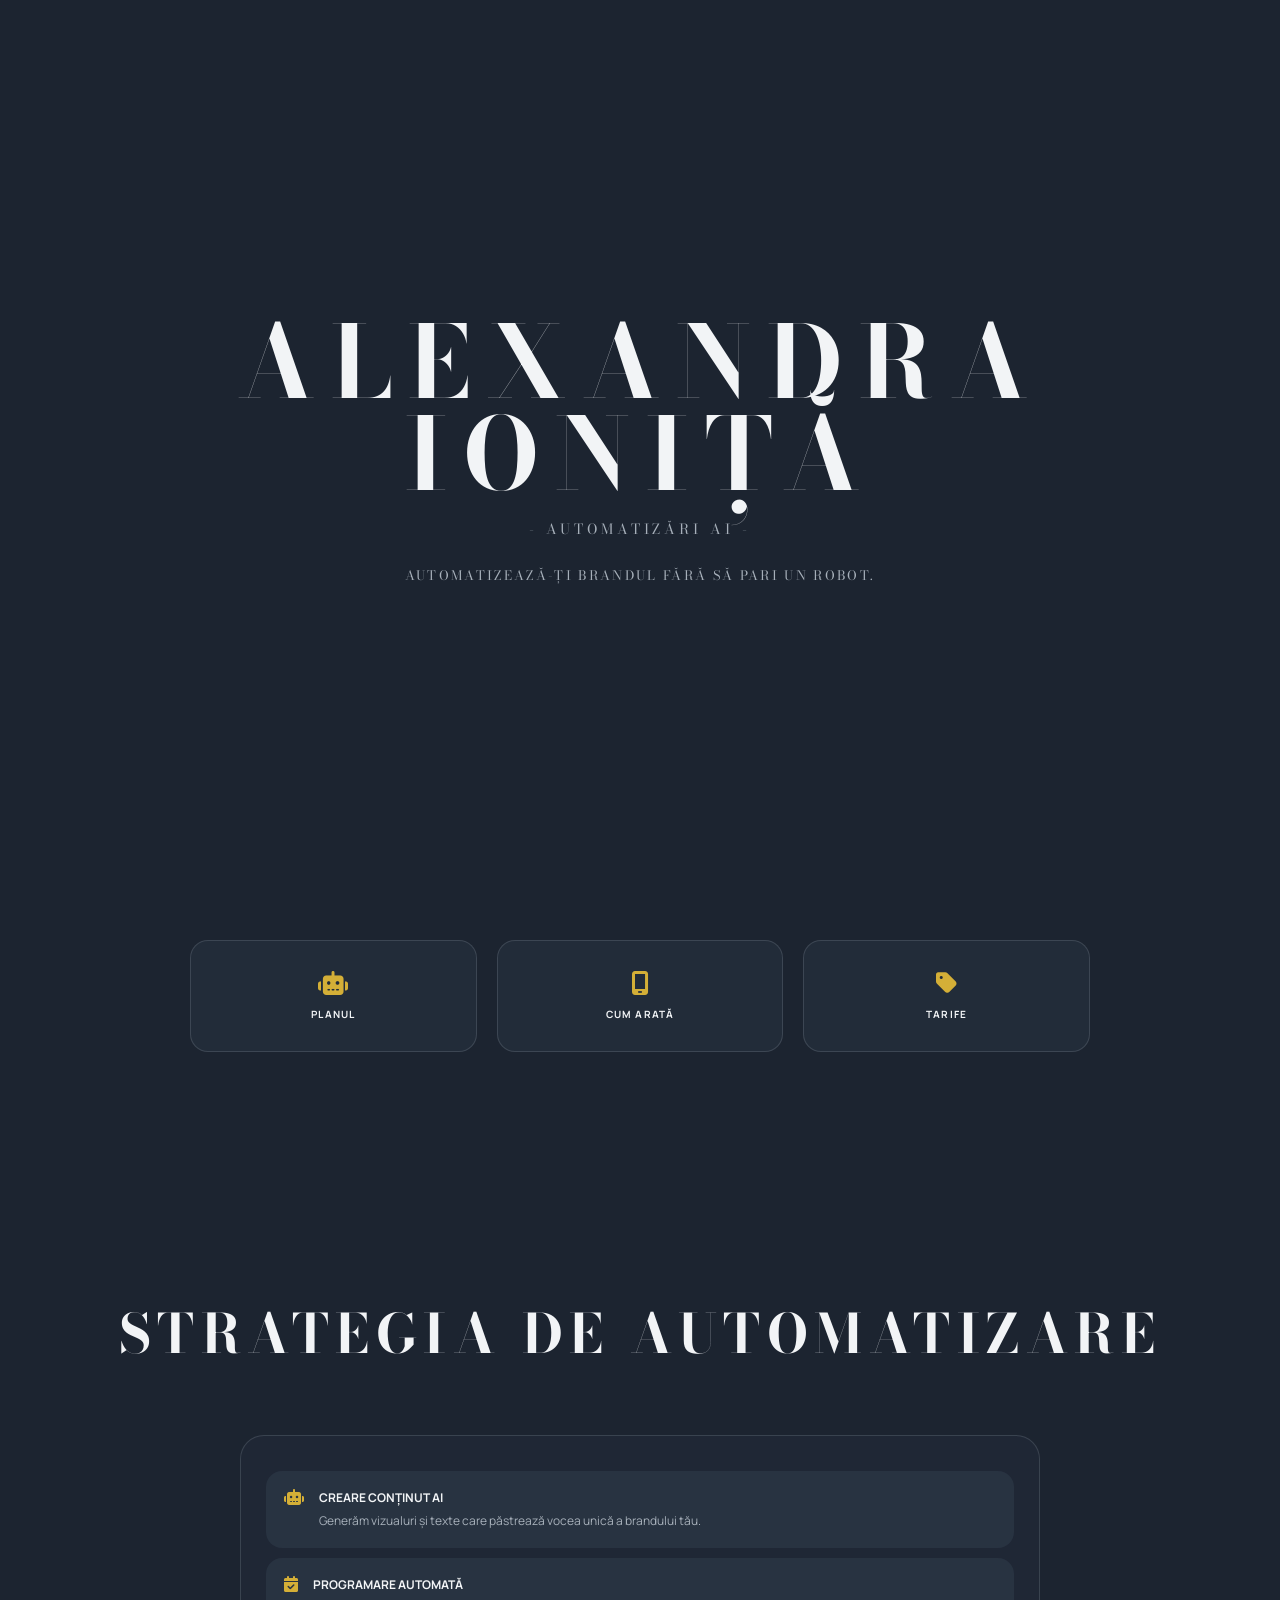
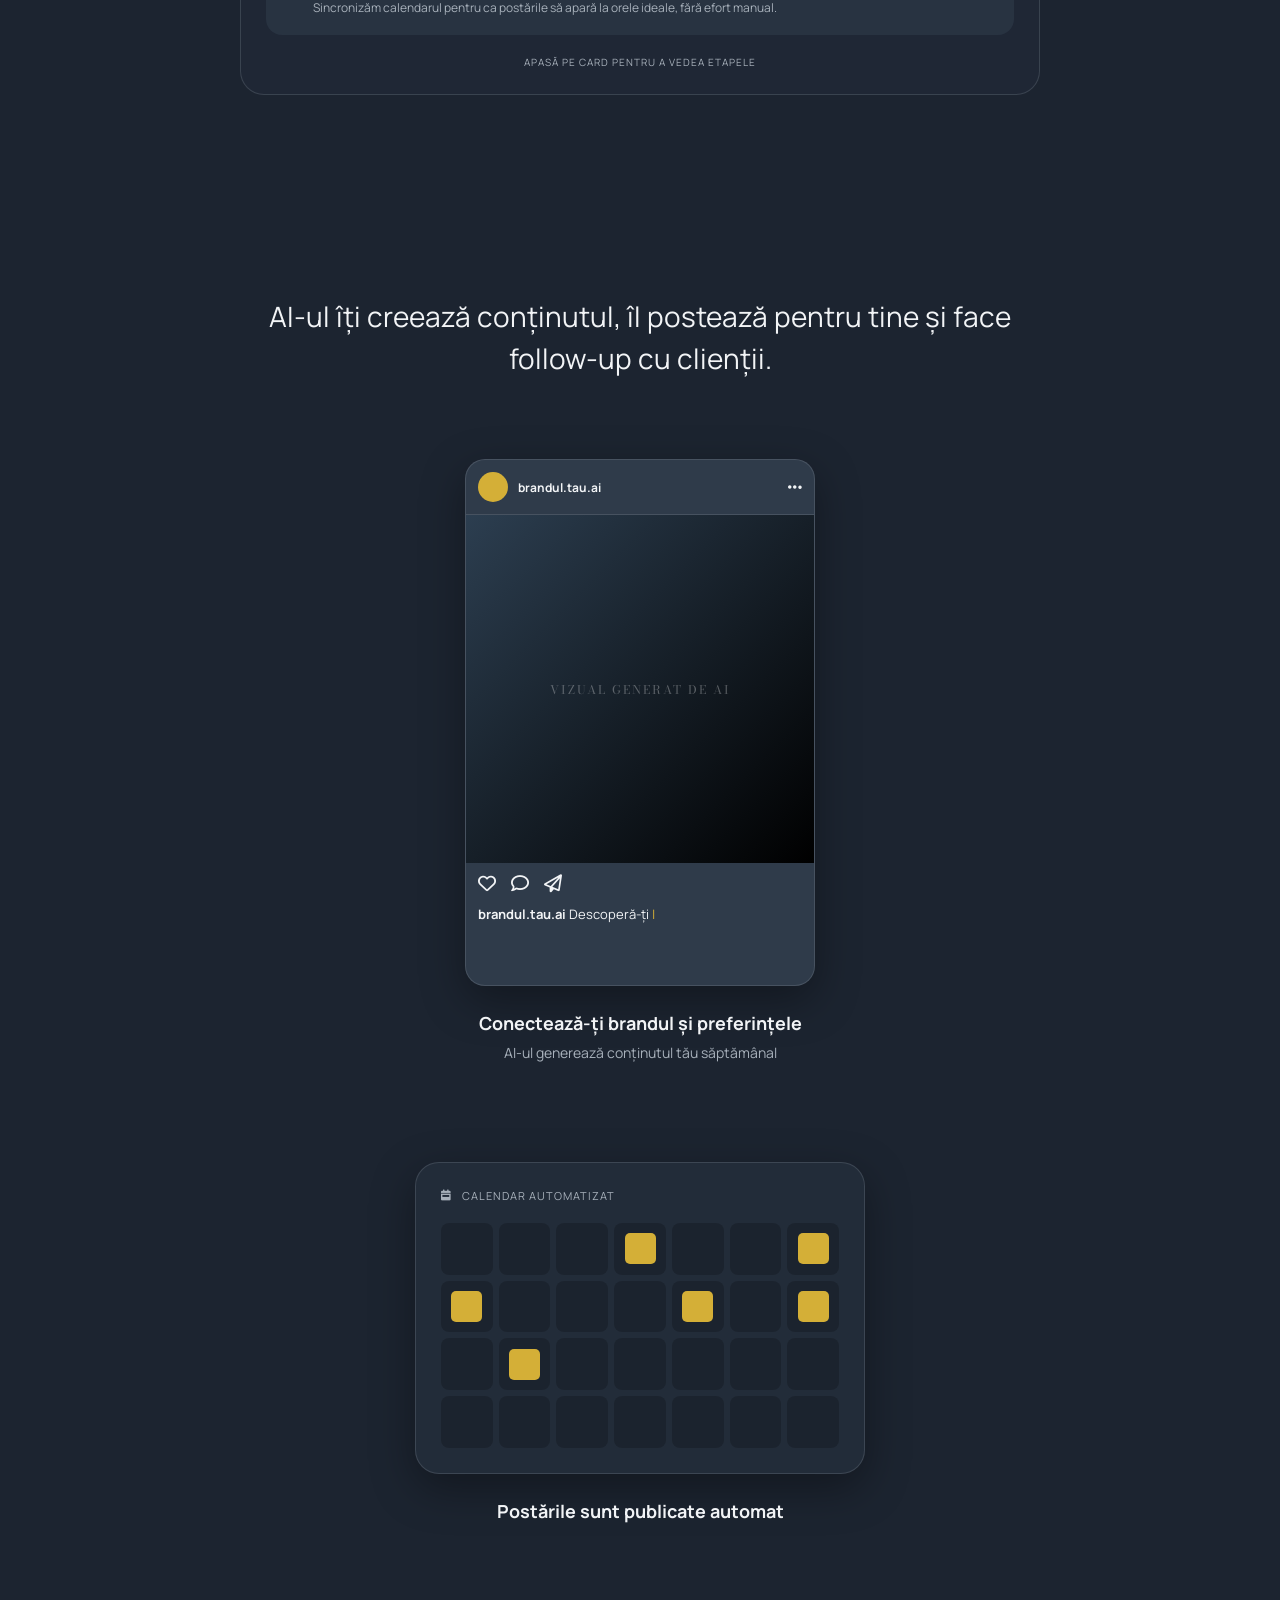
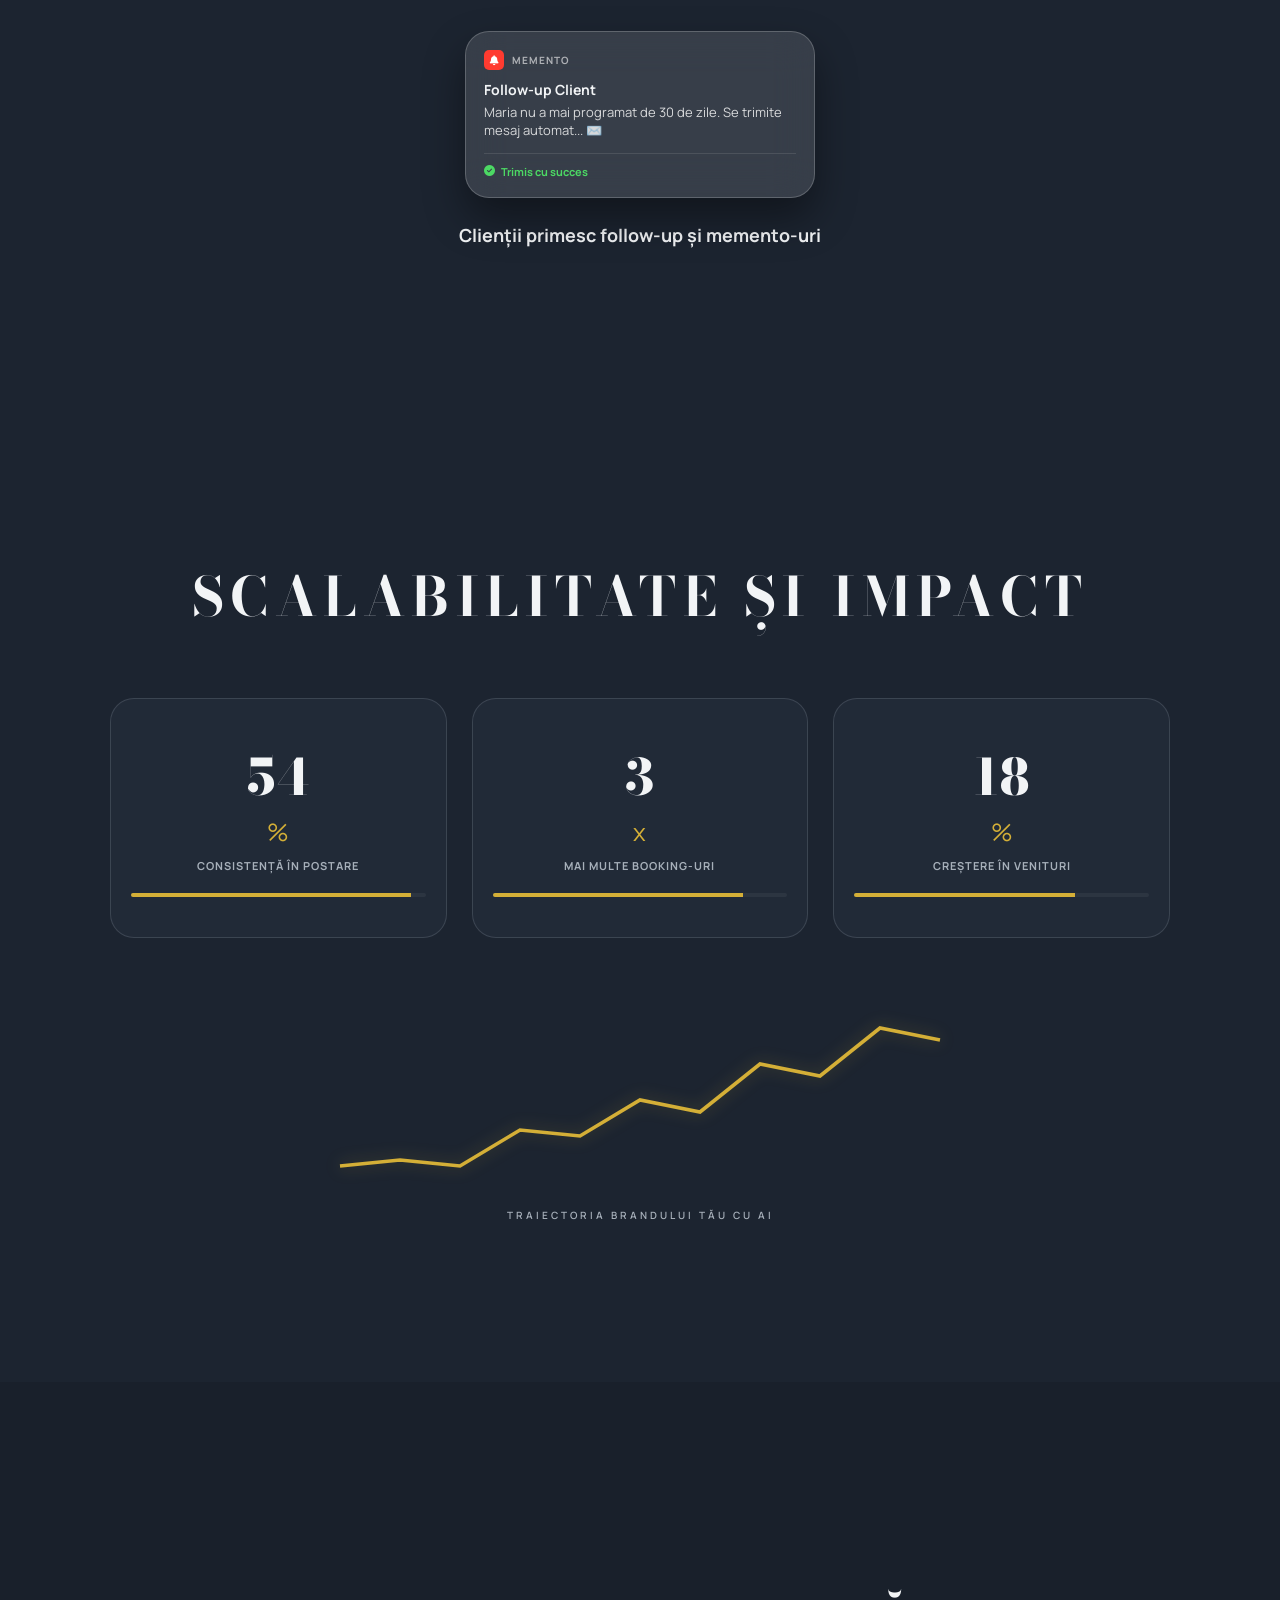
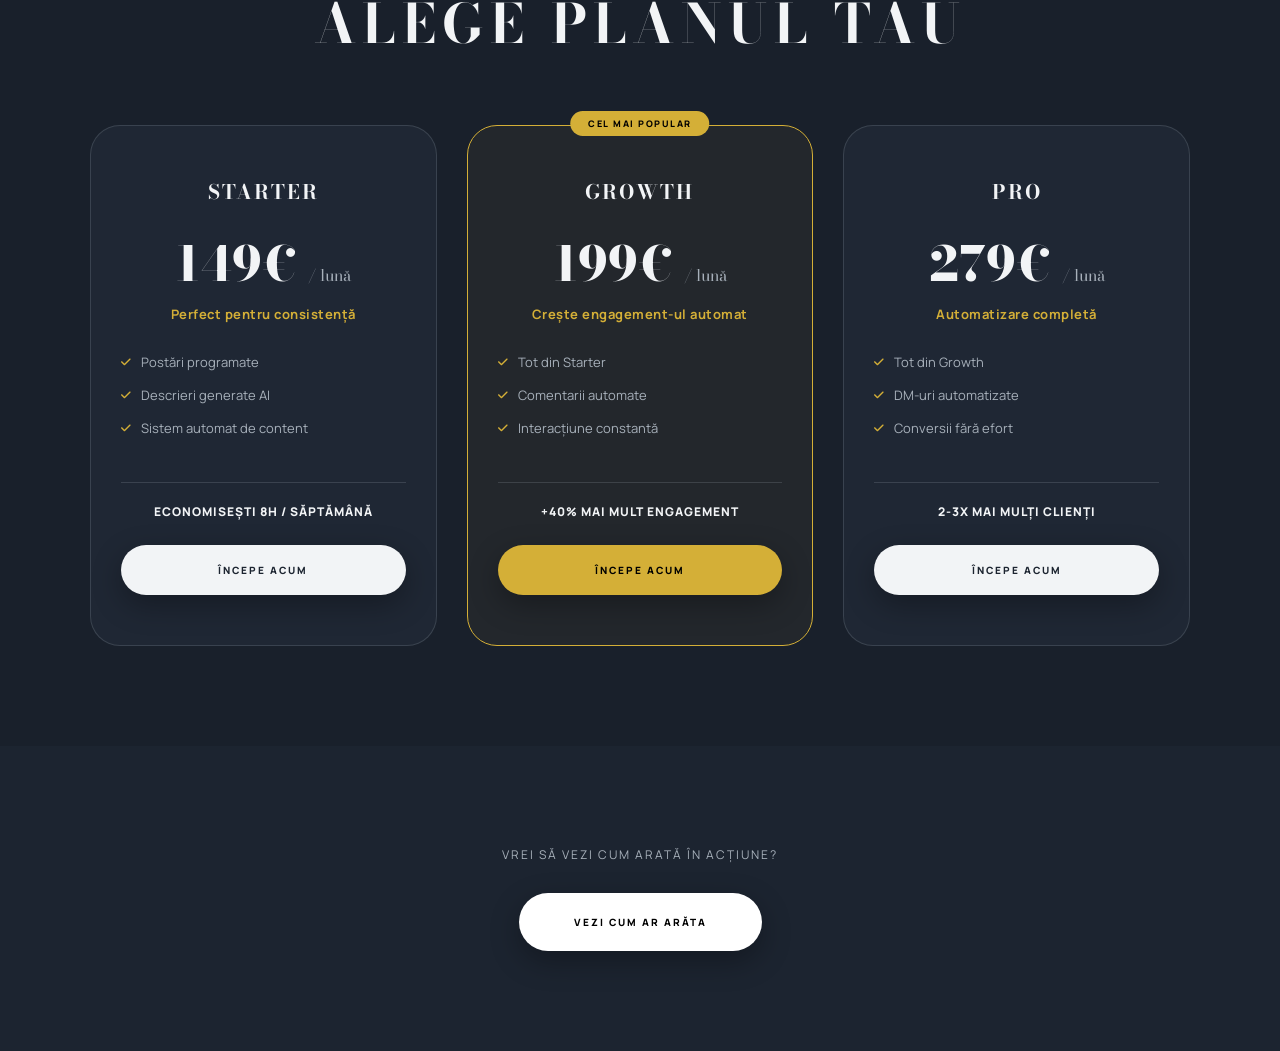
<file: index.html>
<!DOCTYPE html>
<html lang="ro">
<head>
  <meta charset="UTF-8" />
  <meta name="viewport" content="width=device-width, initial-scale=1.0" />
  <title>Alexandra Ioniță - Automatizări AI</title>
  <link rel="stylesheet" href="style.css" />
  <link rel="preconnect" href="https://fonts.googleapis.com" />
  <link rel="preconnect" href="https://fonts.gstatic.com" crossorigin />
  <link href="https://fonts.googleapis.com/css2?family=Bodoni+Moda:opsz,wght@6..96,300;6..96,400;6..96,500;6..96,600&family=Manrope:wght@400;500;600;700&display=swap" rel="stylesheet" />
  <link rel="stylesheet" href="https://cdnjs.cloudflare.com/ajax/libs/font-awesome/6.5.0/css/all.min.css" />
</head>
<body>

  <section class="hero">
    <h1 class="scroll-appear hero-title">Alexandra Ioniță</h1>
    <p class="scroll-appear hero-subtitle">- Automatizări AI -</p>
    <p class="scroll-appear hero-tagline">Automatizează-ți brandul fără să pari un robot.</p>
  </section>

  <section class="quick-nav">
    <div class="quick-grid">
      <a href="#strategySection" class="quick-card">
        <i class="fa-solid fa-robot"></i>
        <span>PLANUL</span>
      </a>
      <a href="#howItLooksSection" class="quick-card">
        <i class="fa-solid fa-mobile-screen"></i>
        <span>CUM ARATĂ</span>
      </a>
      <a href="#pricingSection" class="quick-card">
        <i class="fa-solid fa-tag"></i>
        <span>TARIFE</span>
      </a>
    </div>
  </section>

  <section class="strategy" id="strategySection">
    <h2 class="scroll-appear section-title">STRATEGIA DE AUTOMATIZARE</h2>
    <div id="strategyStage">
      <div id="strategyChat"></div>
      <p class="tap-hint">Apasă pe card pentru a vedea etapele</p>
    </div>
  </section>

  <section class="how-it-looks" id="howItLooksSection">
    <div class="scroll-appear flow-description">
      AI-ul îți creează conținutul, îl postează pentru tine și face follow-up cu clienții.
    </div>

    <div class="visual-demo-container">
      <div class="demo-box scroll-appear">
        <div class="ig-mockup" id="igMockup">
          <div class="ig-header">
            <div class="ig-avatar"></div>
            <span class="ig-username">brandul.tau.ai</span>
            <i class="fa-solid fa-ellipsis"></i>
          </div>
          <div class="ig-image">VIZUAL GENERAT DE AI</div>
          <div class="ig-actions">
            <i class="fa-regular fa-heart"></i>
            <i class="fa-regular fa-comment"></i>
            <i class="fa-regular fa-paper-plane"></i>
          </div>
          <div class="ig-caption">
            <strong>brandul.tau.ai</strong> <span id="typeCaption"></span><span class="cursor">|</span>
          </div>
        </div>
        <div class="demo-label">
          <strong>Conectează-ți brandul și preferințele</strong>
          <p>AI-ul generează conținutul tău săptămânal</p>
        </div>
      </div>

      <div class="demo-box scroll-appear">
        <div class="calendar-mockup" id="calendarSection">
          <div class="cal-header"><i class="fa-solid fa-calendar-week"></i> <span>CALENDAR AUTOMATIZAT</span></div>
          <div class="cal-grid" id="calGrid"></div>
        </div>
        <div class="demo-label">
          <strong>Postările sunt publicate automat</strong>
        </div>
      </div>

      <div class="demo-box scroll-appear">
        <div class="iphone-notification" id="reminderSectionIndex">
          <div class="notif-header">
            <div class="notif-app-icon"><i class="fa-solid fa-bell"></i></div>
            <span class="notif-app-name">MEMENTO</span>
          </div>
          <div class="notif-body">
            <strong>Follow-up Client</strong>
            <p>Maria nu a mai programat de 30 de zile. Se trimite mesaj automat... ✉️</p>
          </div>
          <div class="notif-status"><i class="fa-solid fa-check-circle"></i> Trimis cu succes</div>
        </div>
        <div class="demo-label">
          <strong>Clienții primesc follow-up și memento-uri</strong>
        </div>
      </div>
    </div>
  </section>

  <section class="growth" id="growthSection">
    <h2 class="scroll-appear section-title">SCALABILITATE ȘI IMPACT</h2>
    <div class="growth-grid">
      <div class="metric-card scroll-appear">
        <div class="metric-number" data-target="120">0</div><span class="metric-unit">%</span>
        <p class="metric-label">Consistență în postare</p>
        <div class="progress-bar"><div class="progress-fill" data-width="95%"></div></div>
      </div>
      <div class="metric-card scroll-appear">
        <div class="metric-number" data-target="3">0</div><span class="metric-unit">x</span>
        <p class="metric-label">Mai multe Booking-uri</p>
        <div class="progress-bar"><div class="progress-fill" data-width="85%"></div></div>
      </div>
      <div class="metric-card scroll-appear">
        <div class="metric-number" data-target="25">0</div><span class="metric-unit">%</span>
        <p class="metric-label">Creștere în venituri</p>
        <div class="progress-bar"><div class="progress-fill" data-width="75%"></div></div>
      </div>
    </div>

    <div class="graph-container scroll-appear">
      <svg viewBox="0 0 500 150" class="growth-graph">
        <path id="graphLine" d="M0,140 L50,135 L100,140 L150,110 L200,115 L250,85 L300,95 L350,55 L400,65 L450,25 L500,35" fill="none" stroke-width="3" />
      </svg>
      <div class="graph-label">TRAIECTORIA BRANDULUI TĂU CU AI</div>
    </div>
  </section>

  <section class="pricing" id="pricingSection">
    <h2 class="scroll-appear section-title">ALEGE PLANUL TĂU</h2>
    <div class="pricing-grid">
      <div class="price-card scroll-appear">
        <h3>STARTER</h3>
        <div class="price">149€ <span>/ lună</span></div>
        <p class="price-desc">Perfect pentru consistență</p>
        <ul class="price-features">
          <li><i class="fa-solid fa-check"></i> Postări programate</li>
          <li><i class="fa-solid fa-check"></i> Descrieri generate AI</li>
          <li><i class="fa-solid fa-check"></i> Sistem automat de content</li>
        </ul>
        <div class="price-saving">Economisești 8h / săptămână</div>
        <a href="https://wa.me/40741804562?text=Bună%20Alexandra!%20Vreau%20planul%20STARTER." class="cta-button plan-btn">ÎNCEPE ACUM</a>
      </div>

      <div class="price-card scroll-appear featured">
        <div class="popular-tag">CEL MAI POPULAR</div>
        <h3>GROWTH</h3>
        <div class="price">199€ <span>/ lună</span></div>
        <p class="price-desc">Crește engagement-ul automat</p>
        <ul class="price-features">
          <li><i class="fa-solid fa-check"></i> Tot din Starter</li>
          <li><i class="fa-solid fa-check"></i> Comentarii automate</li>
          <li><i class="fa-solid fa-check"></i> Interacțiune constantă</li>
        </ul>
        <div class="price-saving">+40% mai mult engagement</div>
        <a href="https://wa.me/40741804562?text=Bună%20Alexandra!%20Vreau%20planul%20GROWTH." class="cta-button plan-btn gold">ÎNCEPE ACUM</a>
      </div>

      <div class="price-card scroll-appear">
        <h3>PRO</h3>
        <div class="price">279€ <span>/ lună</span></div>
        <p class="price-desc">Automatizare completă</p>
        <ul class="price-features">
          <li><i class="fa-solid fa-check"></i> Tot din Growth</li>
          <li><i class="fa-solid fa-check"></i> DM-uri automatizate</li>
          <li><i class="fa-solid fa-check"></i> Conversii fără efort</li>
        </ul>
        <div class="price-saving">2-3x mai mulți clienți</div>
        <a href="https://wa.me/40741804562?text=Bună%20Alexandra!%20Vreau%20planul%20PRO." class="cta-button plan-btn">ÎNCEPE ACUM</a>
      </div>
    </div>
  </section>

  <section style="padding: 100px 20px; text-align: center;">
    <p class="scroll-appear" style="color: var(--muted); font-size: 12px; letter-spacing: 2px; margin-bottom: 25px; text-transform: uppercase;">Vrei să vezi cum arată în acțiune?</p>
    <a href="demo.html" class="cta-button scroll-appear" style="background: #FFF; color: #000; padding: 22px 55px; border: none;">VEZI CUM AR ARĂTA</a>
  </section>

  <script src="script.js"></script>
</body>
</html>
</file>
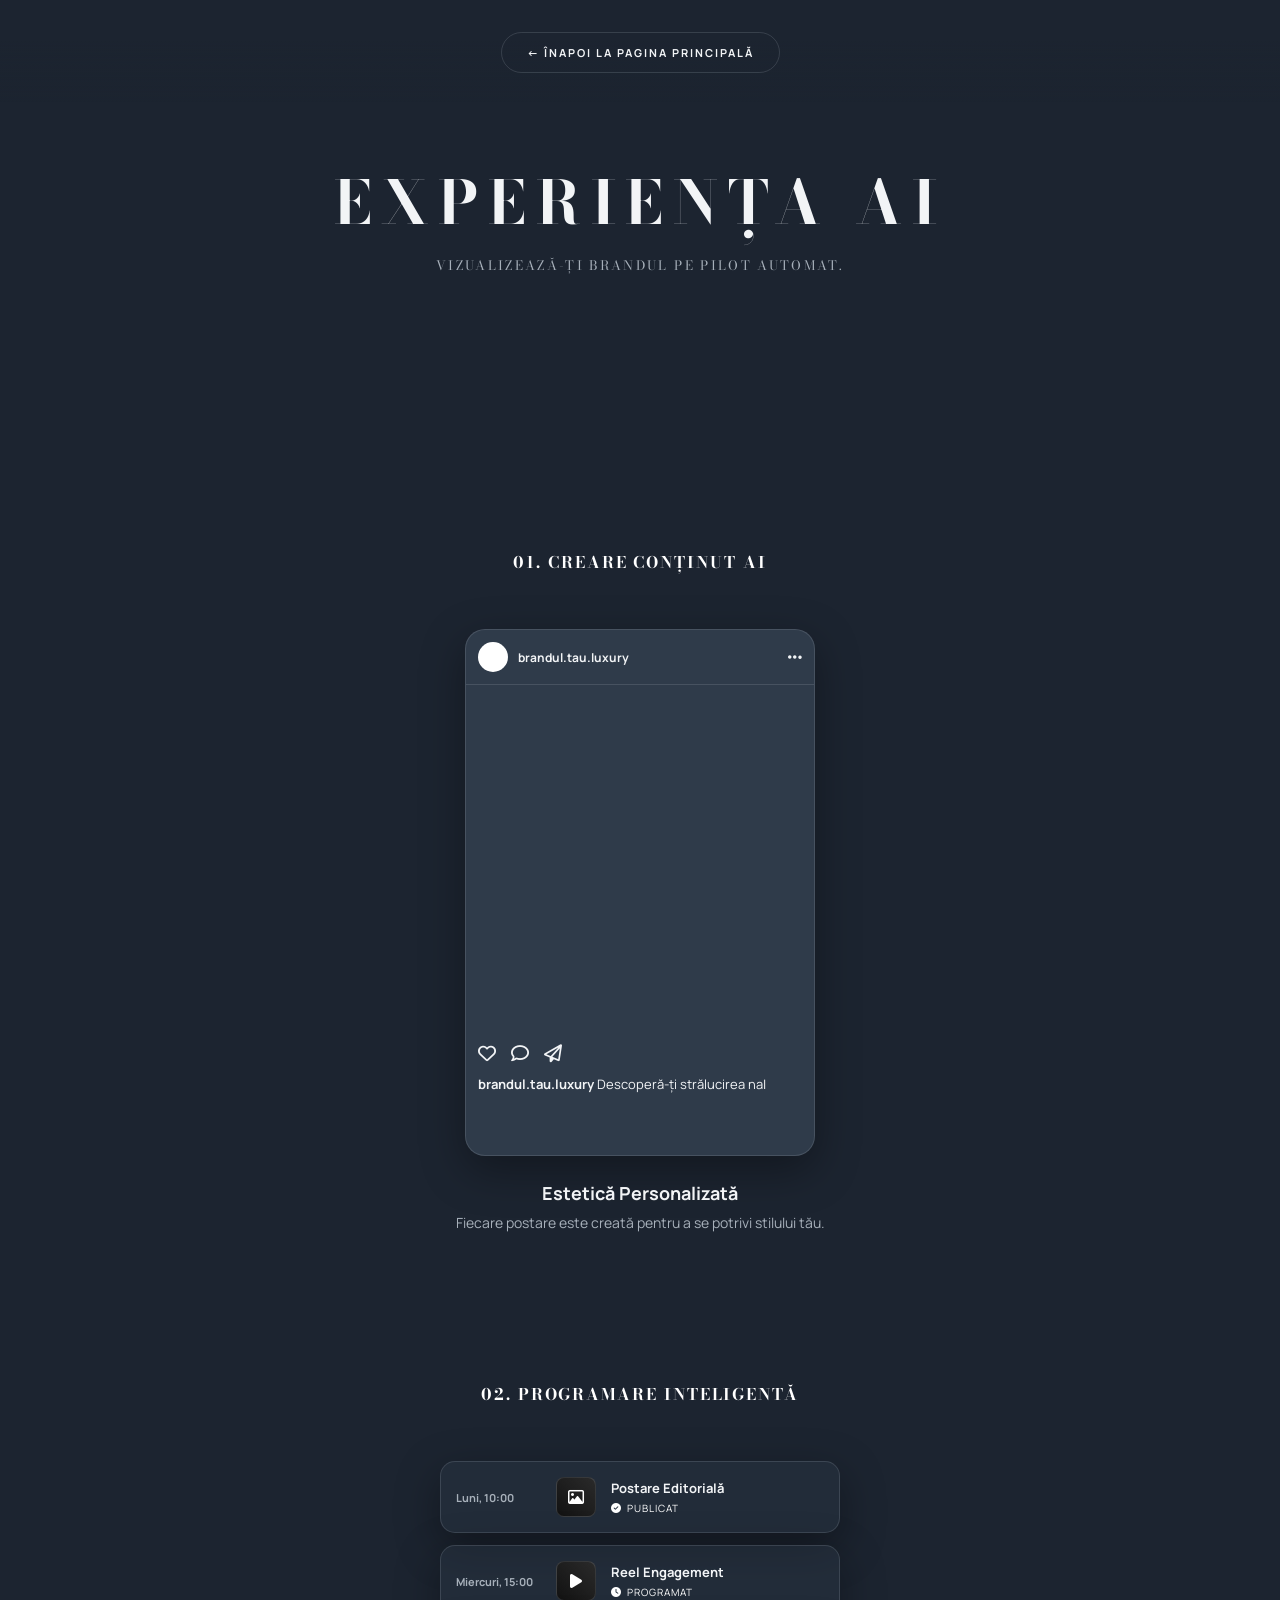
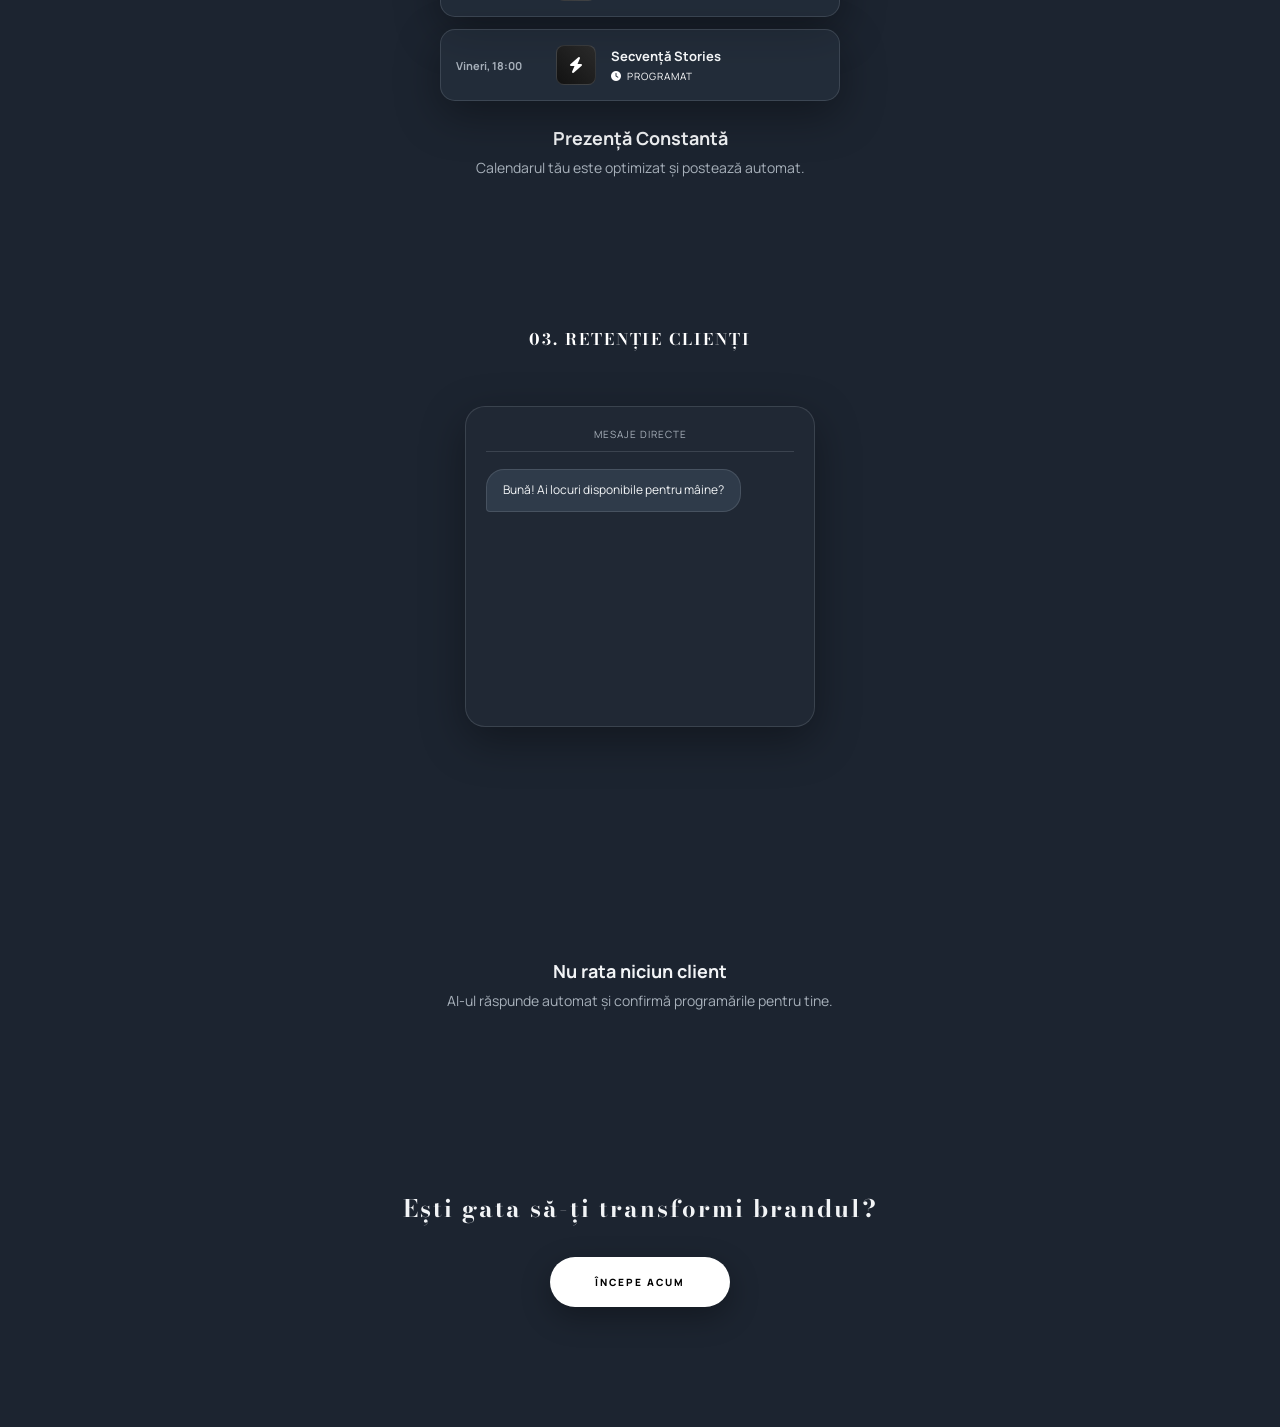
<file: demo.html>
<!DOCTYPE html>
<html lang="ro">
<head>
  <meta charset="UTF-8" />
  <meta name="viewport" content="width=device-width, initial-scale=1.0" />
  <title>Live Demo - Automatizări AI</title>
  <link rel="stylesheet" href="style.css" />
  <link rel="preconnect" href="https://fonts.googleapis.com" />
  <link rel="preconnect" href="https://fonts.gstatic.com" crossorigin />
  <link href="https://fonts.googleapis.com/css2?family=Bodoni+Moda:opsz,wght@6..96,300;6..96,400;6..96,500;6..96,600&family=Manrope:wght@400;500;600;700&display=swap" rel="stylesheet" />
  <link rel="stylesheet" href="https://cdnjs.cloudflare.com/ajax/libs/font-awesome/6.5.0/css/all.min.css" />
</head>
<body class="demo-page">

  <nav style="padding: 40px 20px; position: fixed; top: 0; width: 100%; z-index: 100; text-align: center; background: linear-gradient(to bottom, #1C2430 40%, transparent);">
    <a href="index.html" style="color: var(--ink); text-decoration: none; font-size: 11px; letter-spacing: 2px; font-weight: 700; border: 1px solid var(--border); padding: 12px 25px; border-radius: 50px; text-transform: uppercase;">← ÎNAPOI LA PAGINA PRINCIPALĂ</a>
  </nav>

  <section class="hero" style="height: 50vh;">
    <h1 class="scroll-appear hero-title" style="font-size: clamp(30px, 6vw, 60px);">Experiența AI</h1>
    <p class="scroll-appear hero-tagline">Vizualizează-ți brandul pe pilot automat.</p>
  </section>

  <section class="how-it-looks" style="padding-top: 0;">
    <div class="visual-demo-container">
      
      <div class="demo-box scroll-appear">
        <h2 class="section-title" style="font-size: 16px; margin-bottom: 30px; color: var(--gold-accent);">01. CREARE CONȚINUT AI</h2>
        <div class="ig-mockup" id="igMockupDemo">
          <div class="ig-header">
            <div class="ig-avatar"></div>
            <span class="ig-username">brandul.tau.luxury</span>
            <i class="fa-solid fa-ellipsis"></i>
          </div>
          
          <div class="ig-image" style="background-image: url('https://images.unsplash.com/photo-1596755389378-c31d21fd1273?q=80&w=600&auto=format&fit=crop'); background-size: cover; background-position: center;"></div>
          
          <div class="ig-actions">
            <i class="fa-regular fa-heart"></i>
            <i class="fa-regular fa-comment"></i>
            <i class="fa-regular fa-paper-plane"></i>
          </div>
          <div class="ig-caption">
            <strong>brandul.tau.luxury</strong> <span id="typeCaptionDemo"></span><span class="cursor">|</span>
          </div>
        </div>
        <div class="demo-label">
            <strong>Estetică Personalizată</strong>
            <p>Fiecare postare este creată pentru a se potrivi stilului tău.</p>
        </div>
      </div>

      <div class="demo-box scroll-appear">
        <h2 class="section-title" style="font-size: 16px; margin-bottom: 30px; color: var(--gold-accent); margin-top: 50px;">02. PROGRAMARE INTELIGENTĂ</h2>
        
        <div class="schedule-mockup" id="scheduleMockup">
          <div class="schedule-item">
            <div class="sched-time">Luni, 10:00</div>
            <div class="sched-thumb"><i class="fa-regular fa-image"></i></div>
            <div class="sched-info">
              <div class="sched-title">Postare Editorială</div>
              <div class="sched-status"><i class="fa-solid fa-circle-check"></i> Publicat</div>
            </div>
          </div>
          
          <div class="schedule-item">
            <div class="sched-time">Miercuri, 15:00</div>
            <div class="sched-thumb"><i class="fa-solid fa-play"></i></div>
            <div class="sched-info">
              <div class="sched-title">Reel Engagement</div>
              <div class="sched-status" style="color: var(--gold-accent);"><i class="fa-solid fa-clock"></i> Programat</div>
            </div>
          </div>

          <div class="schedule-item">
            <div class="sched-time">Vineri, 18:00</div>
            <div class="sched-thumb"><i class="fa-solid fa-bolt"></i></div>
            <div class="sched-info">
              <div class="sched-title">Secvență Stories</div>
              <div class="sched-status" style="color: var(--gold-accent);"><i class="fa-solid fa-clock"></i> Programat</div>
            </div>
          </div>
        </div>

        <div class="demo-label">
            <strong>Prezență Constantă</strong>
            <p>Calendarul tău este optimizat și postează automat.</p>
        </div>
      </div>

      <div class="demo-box scroll-appear">
        <h2 class="section-title" style="font-size: 16px; margin-bottom: 30px; color: var(--gold-accent); margin-top: 50px;">03. RETENȚIE CLIENȚI</h2>
        
        <div class="chat-mockup" id="chatMockup">
          <div class="chat-header">Mesaje Directe</div>
          <div class="chat-bubble chat-client">Bună! Ai locuri disponibile pentru mâine?</div>
          <div class="chat-bubble chat-ai">Bună! Da, avem un loc liber la 14:00. Doriți să îl rezerv? ✨</div>
          <div class="chat-bubble chat-client">Da, te rog!</div>
          <div class="chat-bubble chat-ai">Perfect! Programarea este confirmată pentru mâine la 14:00. Pe curând!</div>
        </div>

        <div class="iphone-notification" id="reminderSectionDemo" style="margin-top: 15px;">
          <div class="notif-header">
            <div class="notif-app-icon"><i class="fa-solid fa-bell"></i></div>
            <span class="notif-app-name">ASISTENT AI</span>
          </div>
          <div class="notif-body">
            <strong>Programare Nouă Confirmată</strong>
            <p>Chat-ul automat a programat cu succes un client pentru mâine la 14:00.</p>
          </div>
          <div class="notif-status"><i class="fa-solid fa-check-circle"></i> Venit Securizat</div>
        </div>

        <div class="demo-label">
            <strong>Nu rata niciun client</strong>
            <p>AI-ul răspunde automat și confirmă programările pentru tine.</p>
        </div>
      </div>

    </div>
  </section>

  <section style="padding: 80px 20px 120px; text-align: center;">
    <h3 class="scroll-appear" style="font-family: 'Bodoni Moda'; font-size: 24px; margin-bottom: 30px; letter-spacing: 2px;">Ești gata să-ți transformi brandul?</h3>
    <a href="index.html#pricingSection" class="cta-button scroll-appear gold">ÎNCEPE ACUM</a>
  </section>

  <script src="script.js"></script>
</body>
</html>
</file>
<file: style.css>
:root {
  --bg: #1C2430;
  --ink: #F2F4F6;
  --muted: #A7B0BA;
  --accent: #4A5665;
  --soft: #2F3B4A;
  --border: rgba(167, 176, 186, 0.2); 
  --shadow: 0 14px 44px rgba(0, 0, 0, 0.35);
  --gold-accent: #D4AF37; /* Default = Auriu pe index.html */
  --green-ios: #4cd964;
}

/* Pe pagina de demo, auriul devine alb */
body.demo-page {
  --gold-accent: #FFFFFF;
}

* { margin:0; padding:0; box-sizing:border-box; }
html { scroll-behavior:smooth; }
body {
  background:var(--bg); color:var(--ink);
  font-family:"Manrope", sans-serif;
  overflow-x:hidden; -webkit-font-smoothing:antialiased;
}

.scroll-appear { opacity:0; transform:translateY(30px); transition: 0.8s ease; }
.scroll-appear.visible { opacity:1; transform:translateY(0); }

/* HERO */
.hero { height:100vh; display:flex; flex-direction:column; justify-content:center; align-items:center; text-align:center; padding: 0 20px; }
.hero-title { font-family:"Bodoni Moda", serif; letter-spacing:0.16em; text-transform:uppercase; font-size:clamp(40px, 8vw, 100px); line-height:0.92; }
.hero-subtitle { margin-top:18px; font-family:"Bodoni Moda", serif; letter-spacing:0.28em; text-transform:uppercase; color:var(--muted); font-size:14px; }
.hero-tagline { margin-top: 25px; font-family:"Bodoni Moda", serif; letter-spacing: 0.18em; text-transform: uppercase; color: var(--muted); font-size: 13px; font-weight: 300; }

/* NAV */
.quick-nav { padding:40px 20px; }
.quick-grid { max-width:900px; margin:auto; display:grid; grid-template-columns:repeat(3,1fr); gap:20px; }
.quick-card { border:1px solid var(--border); border-radius:18px; padding:30px 15px; text-decoration:none; background:rgba(47, 59, 74, 0.4); transition: 0.3s; display:flex; flex-direction:column; align-items:center; gap:12px; color:var(--ink); }
.quick-card:hover { border-color:var(--gold-accent); background:rgba(74, 86, 101, 0.5); transform:translateY(-5px); }
.quick-card i { font-size:24px; color:var(--gold-accent); }
.quick-card span { font-size:10px; letter-spacing:1.2px; font-weight:700; text-transform:uppercase; }

.section-title { text-align:center; font-family:"Bodoni Moda", serif; letter-spacing:0.12em; text-transform:uppercase; font-size:clamp(28px, 5vw, 54px); margin:100px 0 60px; }

/* STRATEGY */
.strategy, .how-it-looks, .growth { padding:100px 20px; }
#strategyStage { max-width:800px; margin:auto; border-radius:24px; border:1px solid var(--border); background:rgba(47, 59, 74, 0.2); padding:25px; cursor:pointer; min-height: 250px; text-align: center; }
.strategy-message { margin: 10px auto; padding: 18px; border-radius: 16px; background: rgba(47, 59, 74, 0.6); display: flex; gap: 15px; text-align: left; opacity:0; transform: translateY(15px); transition: 0.5s; }
.strategy-message.animate { opacity:1; transform: translateY(0); }
.strategy-message i { color: var(--gold-accent); }
.tap-hint { font-size: 10px; color: var(--muted); margin-top: 20px; text-transform: uppercase; letter-spacing: 1px; }

/* FLOW DESCRIPTION */
.flow-description { max-width: 800px; margin: 0 auto 80px; text-align: center; font-size: clamp(18px, 2.5vw, 28px); line-height: 1.5; color: var(--ink); padding: 0 20px; }

/* VISUAL DEMO BOXES */
.visual-demo-container { display: flex; flex-direction: column; align-items: center; gap: 100px; max-width: 1000px; margin: 0 auto; }
.demo-box { width: 100%; display: flex; flex-direction: column; align-items: center; gap: 25px; text-align: center; }
.demo-label { max-width: 400px; }
.demo-label strong { display: block; font-size: 18px; color: var(--ink); margin-bottom: 8px; }
.demo-label p { font-size: 14px; color: var(--muted); }

/* IG MOCKUP */
.ig-mockup { width: 100%; max-width: 350px; background: var(--soft); border-radius: 20px; border: 1px solid var(--border); overflow: hidden; box-shadow: var(--shadow); text-align: left; }
.ig-header { padding: 12px; display: flex; align-items: center; gap: 10px; border-bottom: 1px solid var(--border); }
.ig-avatar { width: 30px; height: 30px; border-radius: 50%; background: var(--gold-accent); padding: 2px; }
.ig-username { font-size: 12px; font-weight: 700; flex: 1; }
.ig-image { width: 100%; aspect-ratio: 1/1; background: linear-gradient(135deg, #2c3e50, #000); display: flex; flex-direction: column; align-items: center; justify-content: center; font-family: "Bodoni Moda"; letter-spacing: 2px; color: rgba(255,255,255,0.3); font-size: 12px; }
.ig-actions { padding: 12px; display: flex; gap: 15px; font-size: 18px; }
.ig-caption { padding: 0 12px 20px; font-size: 13px; min-height: 80px; }
.cursor { animation: blink 1s infinite; color: var(--gold-accent); }
@keyframes blink { 50% { opacity: 0; } }

/* CALENDAR (Index) */
.calendar-mockup { width: 100%; max-width: 450px; background: rgba(47, 59, 74, 0.4); border-radius: 24px; border: 1px solid var(--border); padding: 25px; box-shadow: var(--shadow); }
.cal-header { display: flex; align-items: center; gap: 10px; margin-bottom: 20px; font-size: 11px; letter-spacing: 1px; color: var(--muted); text-transform: uppercase; }
.cal-grid { display: grid; grid-template-columns: repeat(7, 1fr); gap: 6px; }
.cal-day { aspect-ratio: 1/1; background: rgba(0,0,0,0.2); border-radius: 8px; display: flex; align-items: center; justify-content: center; }
.cal-post { width: 60%; height: 60%; background: var(--gold-accent); border-radius: 5px; opacity: 0; transform: scale(0.4); transition: 0.4s cubic-bezier(0.175, 0.885, 0.32, 1.275); }
.cal-post.active { opacity: 1; transform: scale(1); }

/* SCHEDULE MOCKUP (Demo) */
.schedule-mockup { width: 100%; max-width: 400px; display: flex; flex-direction: column; gap: 12px; }
.schedule-item { background: rgba(47, 59, 74, 0.4); border: 1px solid var(--border); border-radius: 15px; padding: 15px; display: flex; align-items: center; gap: 15px; opacity: 0; transform: translateX(-20px); transition: 0.5s ease; box-shadow: var(--shadow); }
.schedule-item.active { opacity: 1; transform: translateX(0); }
.sched-time { font-size: 11px; color: var(--muted); font-weight: 700; width: 85px; text-align: left; }
.sched-thumb { width: 40px; height: 40px; background: linear-gradient(45deg, #121212, #2a2a2a); border-radius: 8px; border: 1px solid var(--border); display:flex; align-items:center; justify-content:center; color: var(--gold-accent); font-size: 16px;}
.sched-info { flex: 1; text-align: left; }
.sched-title { font-size: 13px; font-weight: 700; color: var(--ink); margin-bottom: 4px; }
.sched-status { font-size: 10px; text-transform: uppercase; letter-spacing: 1px; color: var(--gold-accent); display: flex; align-items: center; gap: 5px; }

/* CHAT MOCKUP (Demo) */
.chat-mockup { width: 100%; max-width: 350px; background: rgba(255,255,255,0.02); border: 1px solid var(--border); border-radius: 20px; padding: 20px; display: flex; flex-direction: column; gap: 12px; box-shadow: var(--shadow); }
.chat-header { font-size: 10px; text-transform: uppercase; letter-spacing: 1px; color: var(--muted); text-align: center; border-bottom: 1px solid var(--border); padding-bottom: 10px; margin-bottom: 5px; }
.chat-bubble { max-width: 85%; padding: 12px 16px; border-radius: 18px; font-size: 12px; line-height: 1.4; opacity: 0; transform: translateY(10px); transition: 0.5s ease; text-align: left; }
.chat-bubble.active { opacity: 1; transform: translateY(0); }
.chat-client { background: var(--soft); color: var(--ink); align-self: flex-start; border-bottom-left-radius: 4px; border: 1px solid var(--border); }
.chat-ai { background: var(--gold-accent); color: #000; align-self: flex-end; border-bottom-right-radius: 4px; font-weight: 600; }

/* IPHONE NOTIFICATION */
.iphone-notification { width: 100%; max-width: 350px; background: rgba(255, 255, 255, 0.12); backdrop-filter: blur(20px); -webkit-backdrop-filter: blur(20px); border-radius: 24px; border: 1px solid rgba(255, 255, 255, 0.2); padding: 18px; box-shadow: 0 20px 40px rgba(0,0,0,0.4); opacity: 0; transform: translateY(-20px); transition: 0.8s; text-align: left; }
.iphone-notification.active { opacity: 1; transform: translateY(0); }
.notif-header { display: flex; align-items: center; gap: 8px; margin-bottom: 10px; }
.notif-app-icon { width: 20px; height: 20px; background: #ff3b30; border-radius: 5px; display: flex; align-items: center; justify-content: center; font-size: 10px; color: #fff; }
.notif-app-name { font-size: 10px; font-weight: 700; color: rgba(255,255,255,0.6); letter-spacing: 1px; }
.notif-body strong { display: block; font-size: 14px; margin-bottom: 4px; }
.notif-body p { font-size: 13px; color: rgba(255,255,255,0.8); line-height: 1.4; }
.notif-status { margin-top: 14px; padding-top: 10px; border-top: 1px solid rgba(255,255,255,0.1); font-size: 11px; color: var(--green-ios); font-weight: 700; display: flex; align-items: center; gap: 6px; }

/* IMPACT */
.growth { max-width: 1100px; margin: 0 auto; text-align: center; }
.growth-grid { display: grid; grid-template-columns: repeat(3, 1fr); gap: 25px; margin-bottom: 50px; }
.metric-card { background: rgba(47, 59, 74, 0.3); border: 1px solid var(--border); border-radius: 24px; padding: 40px 20px; transition: 0.4s; }
.metric-card:hover { border-color: var(--gold-accent); }
.metric-number { font-size: 50px; font-weight: 800; font-family: "Bodoni Moda", serif; color: var(--ink); }
.metric-unit { color: var(--gold-accent); font-size: 24px; }
.metric-label { font-size: 11px; text-transform: uppercase; color: var(--muted); margin-top: 10px; font-weight: 700; letter-spacing: 1px; }
.progress-bar { width: 100%; height: 4px; background: rgba(255,255,255,0.05); border-radius: 10px; margin-top: 20px; overflow: hidden; }
.progress-fill { height: 100%; background: var(--gold-accent); width: 0; transition: 1.5s ease-out; }

/* GRAPH SECTION */
.graph-container { margin: 60px auto; max-width: 600px; position: relative; }
.growth-graph { width: 100%; overflow: visible; filter: drop-shadow(0 0 8px rgba(212, 175, 55, 0.3)); }
body.demo-page .growth-graph { filter: drop-shadow(0 0 8px rgba(255, 255, 255, 0.3)); }
#graphLine { stroke-dasharray: 1000; stroke-dashoffset: 1000; transition: stroke-dashoffset 3s ease-in-out; stroke: var(--gold-accent); }
.graph-container.visible #graphLine { stroke-dashoffset: 0; }
.graph-label { font-size: 10px; letter-spacing: 3px; color: var(--muted); margin-top: 25px; font-weight: 600; }

/* PRICING */
.pricing { padding: 100px 20px; background: rgba(0,0,0,0.1); }
.pricing-grid { display: grid; grid-template-columns: repeat(3, 1fr); gap: 30px; max-width: 1100px; margin: 0 auto; align-items: stretch; }
.price-card { background: rgba(47, 59, 74, 0.3); border: 1px solid var(--border); border-radius: 30px; padding: 50px 30px; display: flex; flex-direction: column; position: relative; transition: 0.4s; text-align: center; }
.price-card:hover { transform: translateY(-10px); border-color: var(--gold-accent); }
.price-card h3 { font-family: "Bodoni Moda", serif; font-size: 20px; letter-spacing: 2px; margin-bottom: 20px; }
.price { font-size: 48px; font-weight: 800; font-family: "Bodoni Moda", serif; margin-bottom: 5px; }
.price span { font-size: 16px; color: var(--muted); font-weight: 400; }
.price-desc { font-size: 13px; color: var(--gold-accent); font-weight: 700; margin-bottom: 30px; letter-spacing: 0.5px; }
.price-features { list-style: none; text-align: left; margin-bottom: 30px; flex-grow: 1; }
.price-features li { font-size: 13px; margin-bottom: 15px; display: flex; align-items: center; gap: 10px; color: var(--muted); }
.price-features li i { color: var(--gold-accent); font-size: 11px; }
.price-saving { font-weight: 800; font-size: 12px; text-transform: uppercase; color: var(--ink); border-top: 1px solid var(--border); padding-top: 20px; margin-bottom: 25px; letter-spacing: 1px; }

.featured { border-color: var(--gold-accent); background: rgba(212, 175, 55, 0.05); }
body.demo-page .featured { background: rgba(255, 255, 255, 0.05); }
.popular-tag { position: absolute; top: -15px; left: 50%; transform: translateX(-50%); background: var(--gold-accent); color: #000; font-size: 9px; font-weight: 900; padding: 6px 18px; border-radius: 20px; letter-spacing: 1.5px; }

/* CTA BUTTONS */
.cta-button { display: block; width: fit-content; margin: 30px auto 0; padding: 18px 45px; background: var(--ink); color: var(--bg); text-decoration: none; border-radius: 100px; font-weight: 800; font-size: 10px; letter-spacing: 2px; transition: 0.3s; box-shadow: 0 10px 30px rgba(0,0,0,0.3); }
.cta-button:hover { transform: scale(1.05); background: var(--gold-accent); color: #fff; }
body.demo-page .cta-button:hover { background: #FFF; color: #000; }
.plan-btn { width: 100%; margin: 0; }
.plan-btn.gold { background: var(--gold-accent); color: #000; }
.gold { background: var(--gold-accent); color: #000; }

@media (max-width: 950px) {
  .growth-grid, .pricing-grid { grid-template-columns: 1fr; max-width: 400px; margin: 0 auto; }
  .pricing-grid { gap: 40px; }
}
</file>
